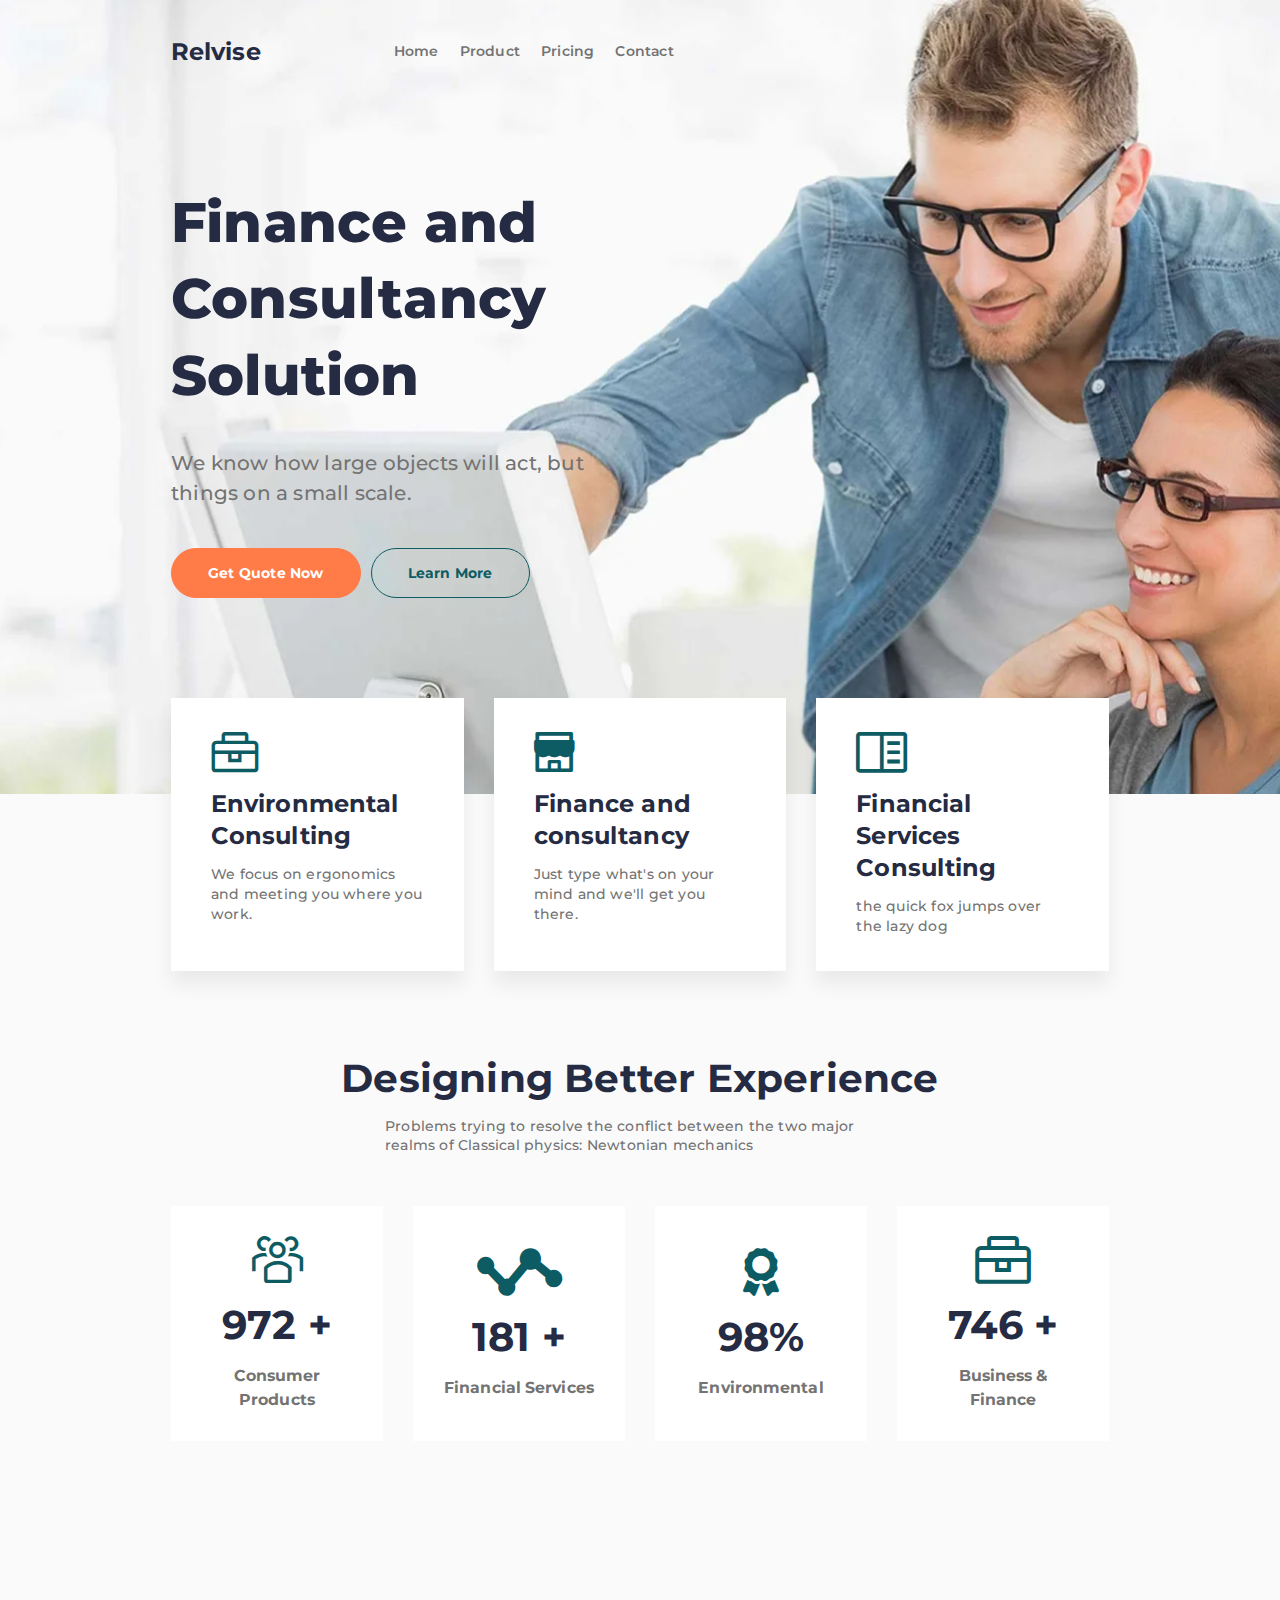
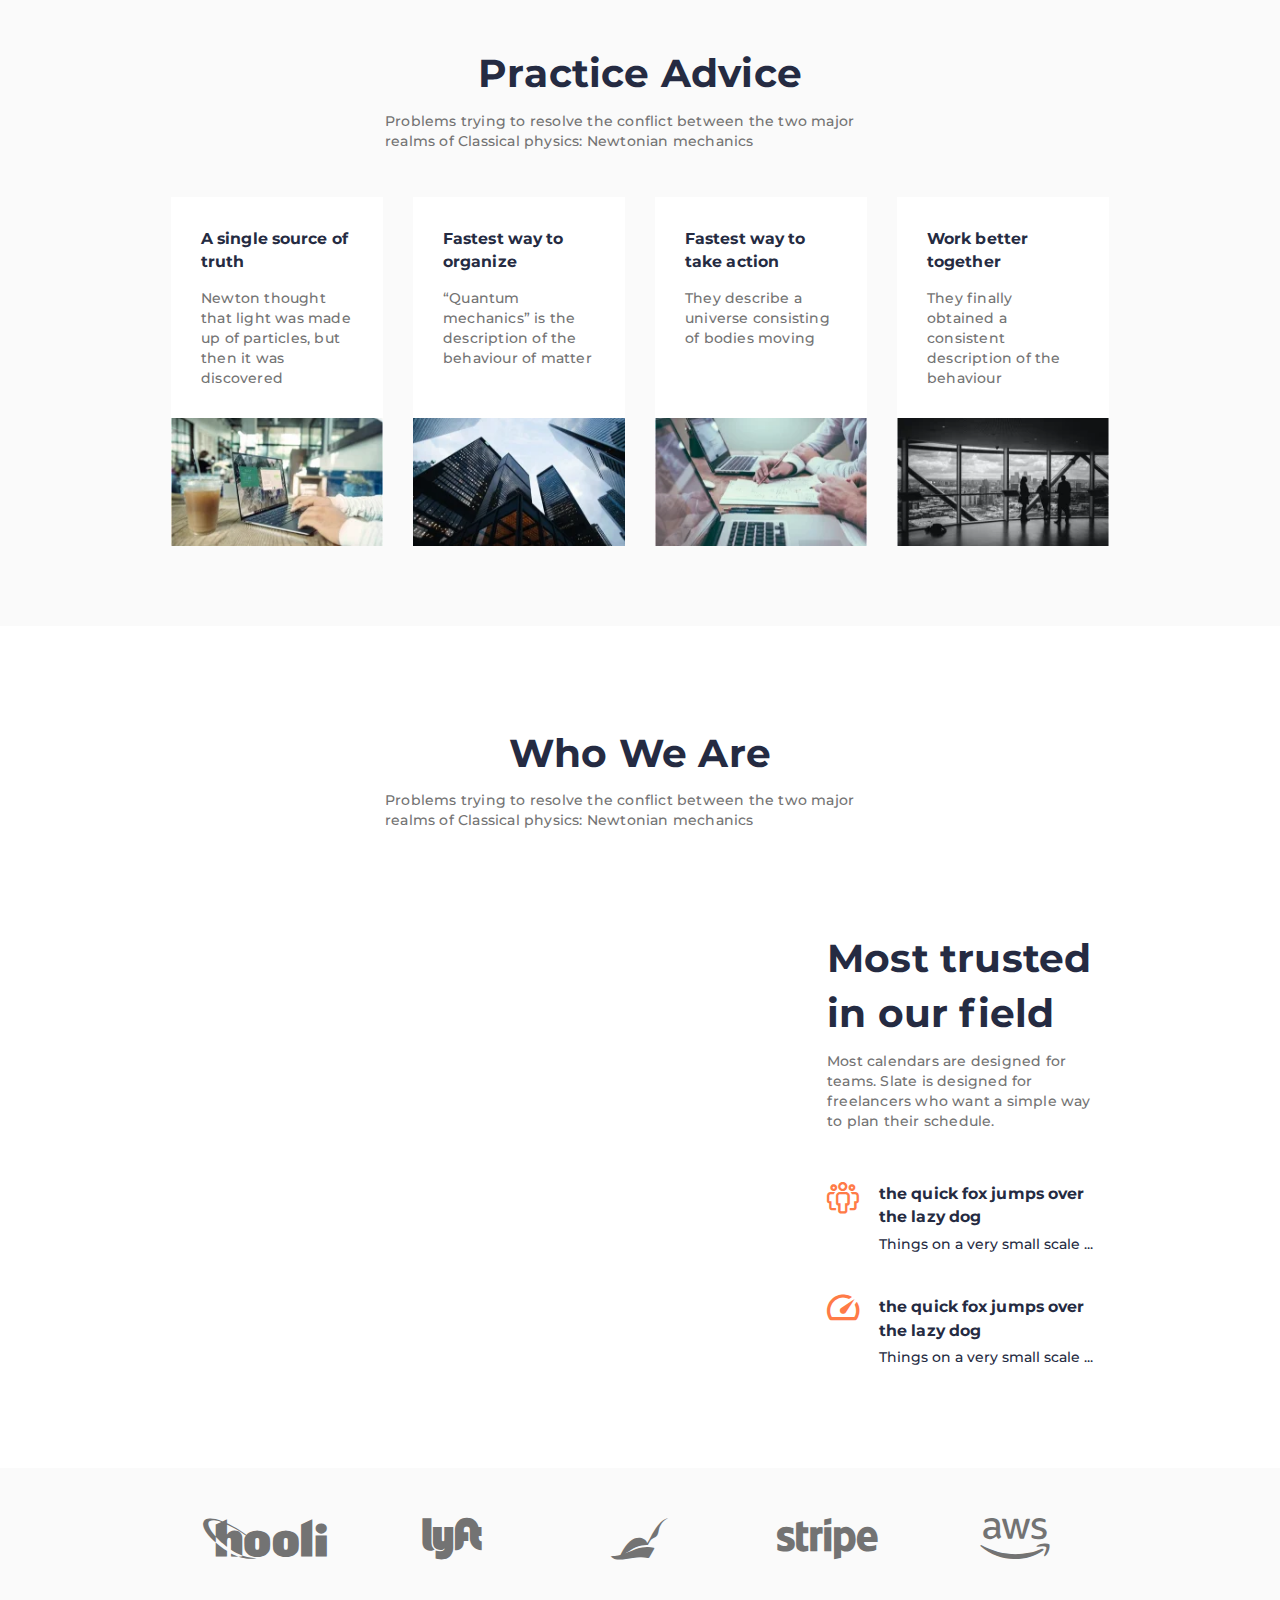
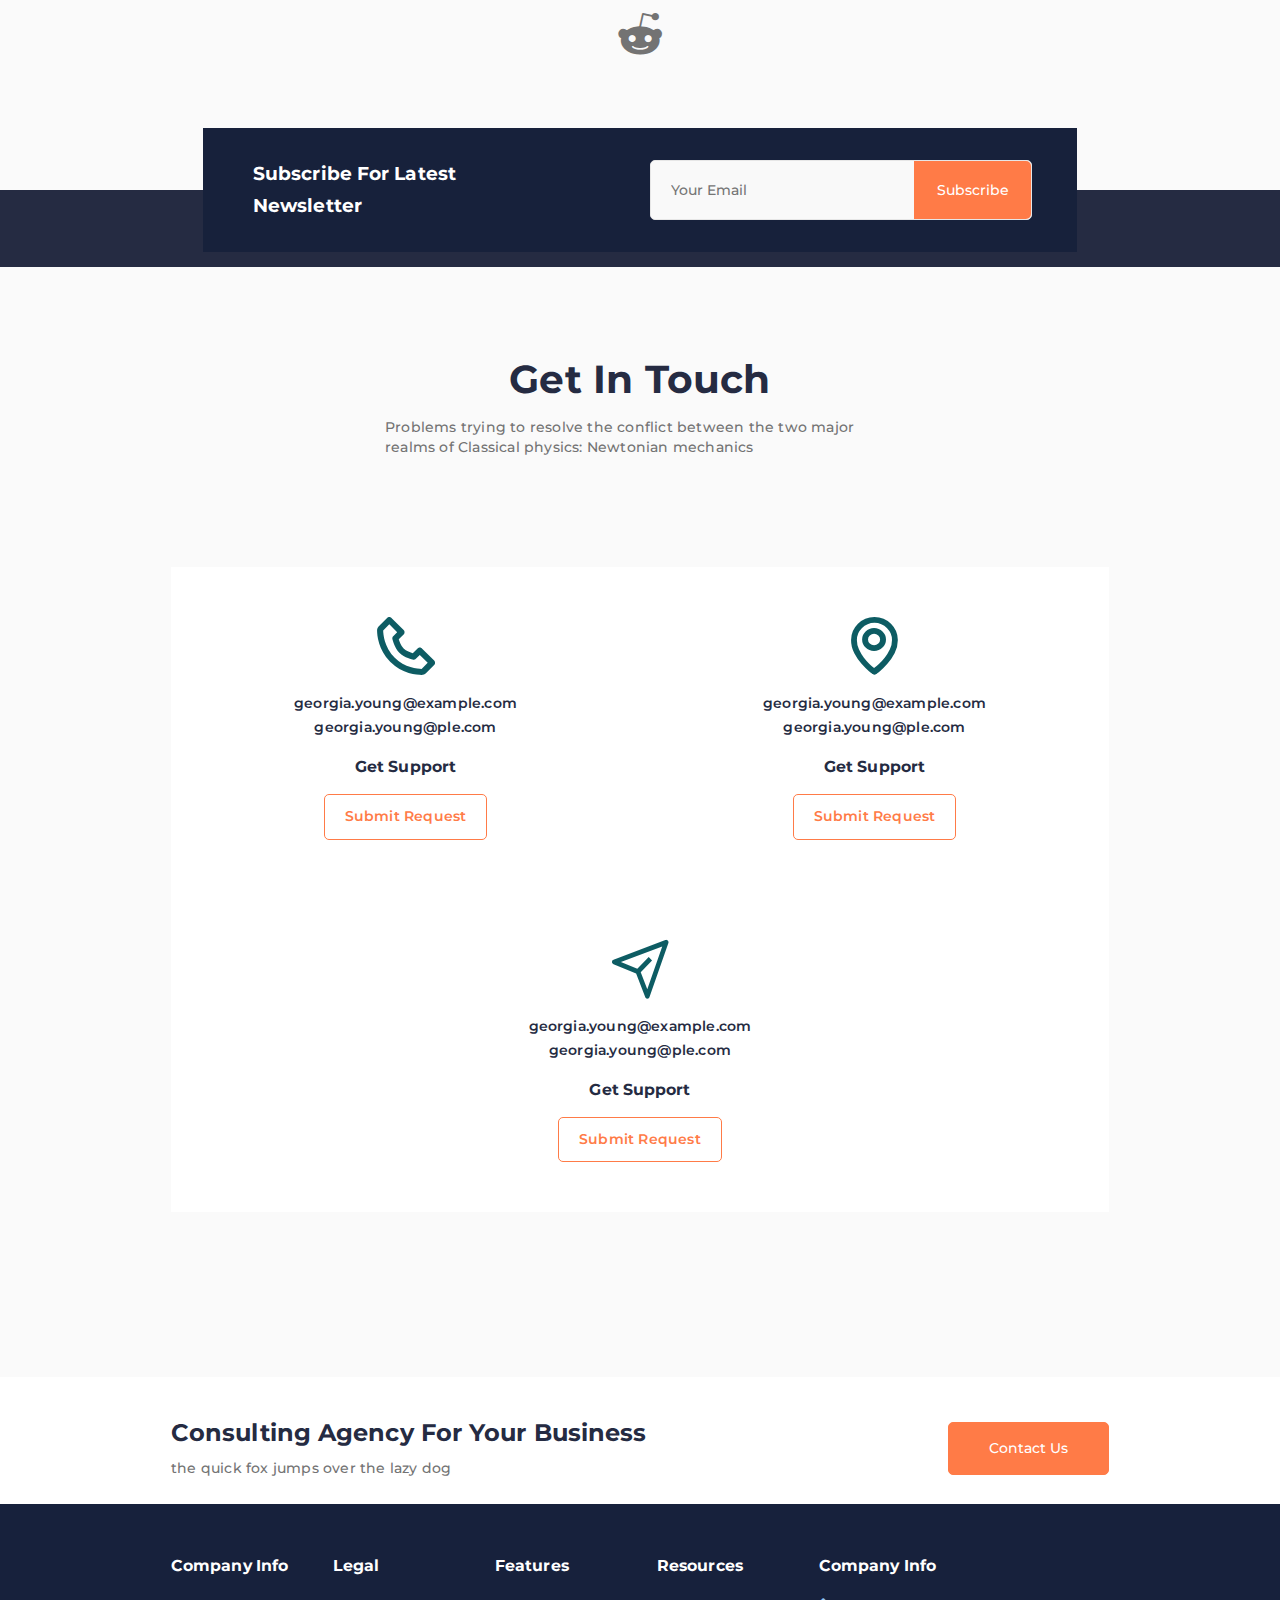
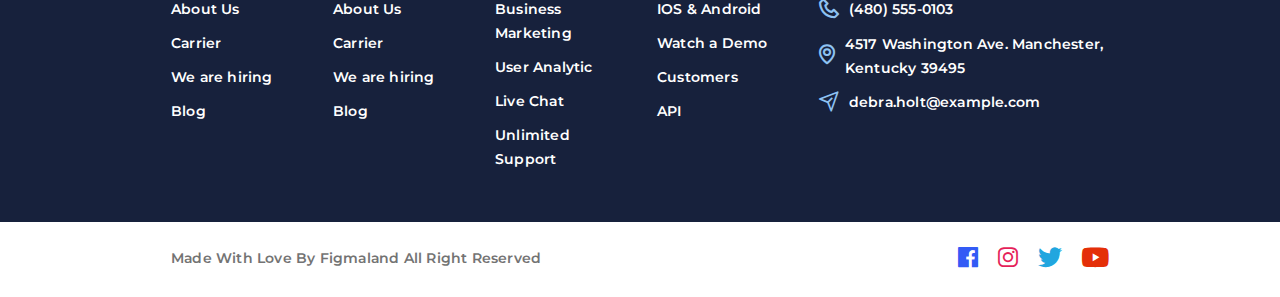
<file: index.html>
<!DOCTYPE html>
<html lang="en">

<head>
  <meta charset="UTF-8">
  <meta name="viewport" content="width=device-width, initial-scale=1.0">
  <title>RELVISE</title>
  <link rel="shortcut icon" href="Images/favicon.ico" type="image/x-icon">
  <link rel="stylesheet" href="Css/icons.css" type="text/css">
  <link rel="stylesheet" href="Css/style.css" type="text/css">
</head>

<body>
  <div class="wrapper">
    <header class="header">
      <div class="header__container _container"> <a href="" class="header__logo">Relvise</a>
        <nav class="header__menu menu">
          <input type="checkbox" class="burger" name="burger" id="burger">
          <label for="burger" class="burger__button"> <span class="burger__line burger__line_top"></span> <span class="burger__line burger__line_middle"></span> <span class="burger__line burger__line_bottom"></span> </label>
          <ul class="menu__list">
            <li class="menu__item"><a href="#" class="menu__link">Home</a></li>
            <li class="menu__item"><a href="#" class="menu__link">Product</a></li>
            <li class="menu__item"><a href="#" class="menu__link">Pricing</a></li>
            <li class="menu__item"><a href="#" class="menu__link">Contact</a></li>
          </ul>
        </nav>
      </div>
    </header>
    <!--header-->
    <main class="main">
      <div class="solutions">
        <div class="solutions__container _container">
          <section class="solutions__content">
            <h1 class="solutions__title">Finance and Consultancy Solution</h1>
            <p class="solutions__text">We know how large objects will act, but things on a small scale.</p>
            <div class="solutions__buttons"> <a href="" class="solutions__button">Get Quote Now</a> <a href="" class="solutions__button solutions__button_transparet">Learn More</a> </div>
          </section>
        </div>
        <div class="solutions__bg _ibg"> <img src="Images/Solutions/background.webp" width="1440" height="793" alt="Work session"> </div>
      </div>
      <!--SOLUTIONS-->
      <div class="services">
        <div class="services__container _container">
          <div class="services__flex-wrapper">
            <div class="services__column">
              <a href="" class="services__cart-link">
                <article class="services__item">
                  <div class="services__icon icon-case"></div>
                  <h2 class="services__title">Environmental Consulting</h2>
                  <p class="services__text">We focus on ergonomics and meeting you where you work. </p>
                </article>
              </a>
            </div>
            <div class="services__column">
              <a href="" class="services__cart-link">
                <article class="services__item">
                  <div class="services__icon icon-shop"></div>
                  <h2 class="services__title">Finance and consultancy</h2>
                  <p class="services__text">Just type what's on your mind and we'll get you there.</p>
                </article>
              </a>
            </div>
            <div class="services__column">
              <a href="" class="services__cart-link">
                <article class="services__item">
                  <div class="services__icon icon-notebook"></div>
                  <h2 class="services__title">Financial Services Consulting</h2>
                  <p class="services__text">the quick fox jumps over the lazy dog</p>
                </article>
              </a>
            </div>
          </div>
        </div>
      </div>
      <!--SERVICES-->
      <div class="experience">
        <section class="experience__container _container">
          <header class="experience__header block__header">
            <h2 class="experience__title block__title">Designing Better Experience</h2>
            <p class="experience__title-text block-title__text">Problems trying to resolve the conflict between the two major realms of Classical physics: Newtonian mechanics </p>
          </header>
          <div class="experience__row">
            <div class="experience__column">
              <article class="experience__item item-experience">
                <div class="item-experience__icon icon-users"></div>
                <p class="item-experience__indicator">972 +</p>
                <h3 class="item-experience__title">Consumer Products</h3>
              </article>
            </div>
            <div class="experience__column">
              <article class="experience__item item-experience">
                <div class="item-experience__icon icon-stats"></div>
                <p class="item-experience__indicator">181 +</p>
                <h3 class="item-experience__title">Financial Services</h3>
              </article>
            </div>
            <div class="experience__column">
              <article class="experience__item item-experience">
                <div class="item-experience__icon icon-award"></div>
                <p class="item-experience__indicator">98%</p>
                <h3 class="item-experience__title">Environmental</h3>
              </article>
            </div>
            <div class="experience__column">
              <article class="experience__item item-experience">
                <div class="item-experience__icon icon-case"></div>
                <p class="item-experience__indicator">746 +</p>
                <h3 class="item-experience__title">Business & Finance</h3>
              </article>
            </div>
          </div>
        </section>
      </div>
      <!--EXPERIENCE-->
      <div class="practice">
        <section class="practice__container _container">
          <header class="practice__header block__header">
            <h2 class="practice__title block__title">Practice Advice</h2>
            <p class="practice__title-text block-title__text">Problems trying to resolve the conflict between the two major realms of Classical physics: Newtonian mechanics</p>
          </header>
          <div class="practice__row">
            <div class="practice__column">
              <article class="practice__item item-practice">
                <header class="item-practice__header">
                  <h3 class="item-practice__title">A single source of truth</h3>
                  <p class="item-practice__text">Newton thought that light was made up of particles, but then it was discovered </p>
                </header>
                <div class="item-practice__img _ibg"> <img src="Images/Practice/01.webp" width="231" height="138" alt="Working time"> </div>
              </article>
            </div>
            <div class="practice__column">
              <article class="practice__item item-practice">
                <header class="item-practice__header">
                  <h3 class="item-practice__title">Fastest way to organize</h3>
                  <p class="item-practice__text">“Quantum mechanics” is the description of the behaviour of matter
                  </p>
                </header>
                <div class="item-practice__img _ibg"> <img src="Images/Practice/02.webp" width="230" height="138" alt="Working time"> </div>
              </article>
            </div>
            <div class="practice__column">
              <article class="practice__item item-practice">
                <header class="item-practice__header">
                  <h3 class="item-practice__title">Fastest way to take action</h3>
                  <p class="item-practice__text">They describe a universe consisting of bodies moving</p>
                </header>
                <div class="item-practice__img _ibg"> <img src="Images/Practice/03.webp" width="231" height="138" alt="Working time"> </div>
              </article>
            </div>
            <div class="practice__column">
              <article class="practice__item item-practice">
                <header class="item-practice__header">
                  <h3 class="item-practice__title">Work better together</h3>
                  <p class="item-practice__text">They finally obtained a consistent description of the behaviour
                  </p>
                </header>
                <div class="item-practice__img _ibg"> <img src="Images/Practice/04.webp" width="231" height="138" alt="Working time"> </div>
              </article>
            </div>
          </div>
        </section>
      </div>
      <!--PRACTICE-->
      <div class="we-are">
        <section class="we-are__container _container">
          <header class="we-are__header block__header">
            <h2 class="we-are__title block__title">Who We Are</h2>
            <p class="we-are__title-text block-title__text">Problems trying to resolve the conflict between the two major realms of Classical physics: Newtonian mechanics</p>
          </header>
          <div class="we-are__row">
            <div class="we-are__column column__video">
              <div class="we-are__item item-we-are__video">
                <iframe width="560" height="315" src="https://www.youtube.com/embed/XyNlqQId-nk" title="YouTube video player" allow="accelerometer; autoplay; clipboard-write; encrypted-media; gyroscope; picture-in-picture" allowfullscreen></iframe>
              </div>
            </div>
            <div class="we-are__column column__content">
              <article class="we-are__item item-we-are__content">
                <header class="item-we-are__header">
                  <h3 class="item-we-are__title">Most trusted in our field</h3>
                  <p class="item-we-are__text">Most calendars are designed for teams. Slate is designed for freelancers who want a simple way to plan their schedule.</p>
                </header>
                <div class="item-we-are__bottom bottom">
                  <div class="bottom__item">
                    <div class="item-bottom__icon icon-people"></div>
                    <div class="item-bottom__header">
                      <h4 class="item-bottom__title">the quick fox jumps over the lazy dog</h4>
                      <p class="item-bottom__text">Things on a very small scale ...</p>
                    </div>
                  </div>
                  <div class="bottom__item">
                    <div class="item-bottom__icon icon-speed"></div>
                    <div class="item-bottom__header">
                      <h4 class="item-bottom__title">the quick fox jumps over the lazy dog</h4>
                      <p class="item-bottom__text">Things on a very small scale ...</p>
                    </div>
                  </div>
                </div>
              </article>
            </div>
          </div>
        </section>
      </div>
      <!--WE-ARE-->
      <div class="partners">
        <div class="partners__container _container">
          <div class="partners__column">
            <a href="#" class="partners__logo icon-hooli"></a>
          </div>
          <div class="partners__column">
            <a href="#" class="partners__logo icon-lyft"></a>
          </div>
          <div class="partners__column">
            <a href="#" class="partners__logo icon-pied-piper"></a>
          </div>
          <div class="partners__column">
            <a href="#" class="partners__logo icon-stripe"></a>
          </div>
          <div class="partners__column">
            <a href="#" class="partners__logo icon-aws"></a>
          </div>
          <div class="partners__column">
            <a href="#" class="partners__logo icon-reddit"></a>
          </div>
        </div>
      </div>
      <div class="contact-us">
        <div class="contact__container _container">
          <section class="contact__row">
            <div class="contact__column">
              <h2 class="contact__title">Subscribe For Latest Newsletter</h2>
            </div>
            <div class="contact__column">
              <form action="#" class="contact__form">
                <input type="email" class="contact__text-area" placeholder="Your Email">
                <button class="contact__send" type="submit">Subscribe</button>
              </form>
            </div>
          </section>
        </div>
      </div>
      <!--contact-us-->
      <div class="get">
        <section class="get__container _container">
          <header class="get__header block__header">
            <h2 class="get__title block__title">Get In Touch</h2>
            <p class="get__title-text block-title__text">Problems trying to resolve the conflict between the two major realms of Classical physics: Newtonian mechanics </p>
          </header>
          <div class="get__row">
            <div class="get__column">
              <div class="get__item item-get">
                <div class="item-get__icon icon-phone"></div>
                <div class="item-get__mails"> <a href="mailto:georgia.young@example.com" class="item-get__mail">georgia.young@example.com</a> <a href="mailto:georgia.young@ple.com" class="item-get__mail">georgia.young@ple.com</a>
                </div>
                <h3 class="item-get__title">Get Support</h3> <a href="#" class="item-get__submit">Submit
                           Request</a>
              </div>
            </div>
            <div class="get__column">
              <div class="get__item item-get">
                <div class="item-get__icon icon-mappoint"></div>
                <div class="item-get__mails"> <a href="mailto:georgia.young@example.com" class="item-get__mail">georgia.young@example.com</a> <a href="mailto:georgia.young@ple.com" class="item-get__mail">georgia.young@ple.com</a>
                </div>
                <h3 class="item-get__title">Get Support</h3> <a href="#" class="item-get__submit">Submit
                           Request</a>
              </div>
            </div>
            <div class="get__column">
              <div class="get__item item-get">
                <div class="item-get__icon icon-plane"></div>
                <div class="item-get__mails"> <a href="mailto:georgia.young@example.com" class="item-get__mail">georgia.young@example.com</a> <a href="mailto:georgia.young@ple.com" class="item-get__mail">georgia.young@ple.com</a>
                </div>
                <h3 class="item-get__title">Get Support</h3> <a href="#" class="item-get__submit">Submit
                           Request</a>
              </div>
            </div>
          </div>
        </section>
      </div>
      <!--get-->
      <div class="contact-sec">
        <div class="contact-sec__container _container">
          <div class="contact-sec__row">
            <div class="contact-sec__column">
              <article class="contact-sec__item">
                <h2 class="contact-sec__title">Consulting Agency For Your Business</h2>
                <p class="contact-sec__text">the quick fox jumps over the lazy dog</p>
              </article>
            </div>
            <div class="contact-sec__column">
              <div class="contact-sec__item"> <a href="" class="contact-sec__button">Contact Us</a> </div>
            </div>
          </div>
        </div>
      </div>
    </main>
    <footer class="footer">
      <div class="footer__top top-footer">
        <div class="top-fotter__container _container">
          <div class="top-footer__row">
            <div class="top-footer__column">
              <article class="top-footer__item f-item">
                <h4 class="f-item__title">Company Info</h4>
                <ul class="f-item__list">
                  <li><a href="#">About Us</a></li>
                  <li><a href="#">Carrier</a></li>
                  <li><a href="#">We are hiring</a></li>
                  <li><a href="#">Blog</a></li>
                </ul>
              </article>
            </div>
            <div class="top-footer__column">
              <article class="top-footer__item f-item">
                <h4 class="f-item__title">Legal</h4>
                <ul class="f-item__list">
                  <li><a href="#">About Us</a></li>
                  <li><a href="#">Carrier</a></li>
                  <li><a href="#">We are hiring</a></li>
                  <li><a href="#">Blog</a></li>
                </ul>
              </article>
            </div>
            <div class="top-footer__column">
              <article class="top-footer__item f-item">
                <h4 class="f-item__title">Features</h4>
                <ul class="f-item__list">
                  <li><a href="#">Business Marketing</a></li>
                  <li><a href="#">User Analytic</a></li>
                  <li><a href="#">Live Chat</a></li>
                  <li><a href="#">Unlimited Support</a></li>
                </ul>
              </article>
            </div>
            <div class="top-footer__column">
              <article class="top-footer__item f-item">
                <h4 class="f-item__title">Resources</h4>
                <ul class="f-item__list">
                  <li><a href="#">IOS & Android</a></li>
                  <li><a href="#">Watch a Demo</a></li>
                  <li><a href="#">Customers</a></li>
                  <li><a href="#">API</a></li>
                </ul>
              </article>
            </div>
            <div class="top-footer__column top-footer__column_big">
              <article class="top-footer__item f-item">
                <h4 class="f-item__title">Company Info</h4>
                <ul class="f-item__list f-item__list_big">
                  <li>
                    <div class="list__icon icon-phone"></div> <a href="tel:4805550103">(480) 555-0103</a>
                  </li>
                  <li>
                    <div class="list__icon icon-mappoint"></div> <a target="_blank" href="https://www.google.com.ua/maps/place/Iangar/@37.1536955,-83.7968836,13z/data=!3m1!4b1!4m5!3m4!1s0x884352a00e70879f:0x1ad06ed33b7003c!8m2!3d37.1537007!4d-83.7618641?hl=ru">4517
                                 Washington Ave. Manchester, Kentucky 39495</a>
                  </li>
                  <li>
                    <div class="list__icon icon-plane"></div> <a href="mailto:debra.holt@example.com">debra.holt@example.com</a>
                  </li>
                </ul>
              </article>
            </div>
          </div>
        </div>
      </div>
      <div class="footer__bottom bottom-footer">
        <div class="bottom-fotter__container _container">
          <div class="bottom-fotter__row">
            <div class="bottom-fotter__column">
              <div class="bottom-fotter__item">
                <h4 class="bottom-fotter__title">Made With Love By Figmaland All Right Reserved </h4>
              </div>
            </div>
            <div class="bottom-fotter__column">
              <div class="bottom-fotter__item">
                <div class="bottom-fotter__item_media">
                  <a href="#" class="bottom-fotter__icon icon-facebook"></a>
                  <a href="#" class="bottom-fotter__icon icon-instagram"></a>
                  <a href="#" class="bottom-fotter__icon icon-twitter"></a>
                  <a href="#" class="bottom-fotter__icon icon-youtube"></a>
                </div>
              </div>
            </div>
          </div>
        </div>
      </div>
    </footer>
    <!--footer-->
  </div>
  <!--wrapper-->
</body>

</html>
</file>
<file: Css/icons.css>
@font-face {
  font-family: 'icomoon';
  src:  url('../Fonts/icomoon.eot?w6rknb');
  src:  url('../Fonts/icomoon.eot?w6rknb#iefix') format('embedded-opentype'),
    url('../Fonts/icomoon.ttf?w6rknb') format('truetype'),
    url('../Fonts/icomoon.woff?w6rknb') format('woff'),
    url('../Fonts/icomoon.svg?w6rknb#icomoon') format('svg');
  font-weight: normal;
  font-style: normal;
  font-display: block;
}

[class^="icon-"]::before, [class*=" icon-"]::before {
  /* use !important to prevent issues with browser extensions that change fonts */
  font-family: 'icomoon' !important;
  speak: never;
  font-style: normal;
  font-weight: normal;
  font-variant: normal;
  text-transform: none;
  line-height: 1;
  /* Better Font Rendering =========== */
  -webkit-font-smoothing: antialiased;
  -moz-osx-font-smoothing: grayscale;
}

.icon-people:before {
  content: "\e900";
}
.icon-speed:before {
  content: "\e901";
}
.icon-notebook:before {
  content: "\e902";
}
.icon-shop:before {
  content: "\e903";
}
.icon-aws:before {
  content: "\e904";
}
.icon-hooli:before {
  content: "\e905";
}
.icon-lyft:before {
  content: "\e906";
}
.icon-pied-piper:before {
  content: "\e907";
}
.icon-reddit:before {
  content: "\e908";
}
.icon-stripe:before {
  content: "\e909";
}
.icon-mappoint:before {
  content: "\e90a";
}
.icon-phone:before {
  content: "\e90b";
}
.icon-plane:before {
  content: "\e90c";
}
.icon-facebook:before {
  content: "\e90d";
}
.icon-instagram:before {
  content: "\e90e";
}
.icon-twitter:before {
  content: "\e90f";
}
.icon-youtube:before {
  content: "\e910";
}
.icon-award:before {
  content: "\e911";
}
.icon-case:before {
  content: "\e912";
}
.icon-stats:before {
  content: "\e913";
}
.icon-users:before {
  content: "\e914";
}
</file>
<file: Css/style.css>
*,
*::before,
*::after {
   -webkit-box-sizing: border-box;
   box-sizing: border-box
}

ul[class],
ol[class] {
   padding: 0
}

body,
h1,
h2,
h3,
h4,
p,
ul[class],
ol[class],
li,
figure,
figcaption,
blockquote,
dl,
dd {
   margin: 0
}

body {
   min-height: 100vh;
   scroll-behavior: smooth;
   text-rendering: optimizeSpeed;
   line-height: 1.5
}

ul[class],
ol[class] {
   list-style: none
}

a:not([class]) {
   -webkit-text-decoration-skip: ink;
   text-decoration-skip-ink: auto
}

input,
button,
textarea,
select {
   font: inherit
}

@font-face {
   font-family: Montserrat;
   src: url(../Fonts/Montserrat-Bold.woff);
   font-weight: 700;
   font-style: normal;
   font-display: swap
}

@font-face {
   font-family: Montserrat;
   src: url(../Fonts/Montserrat-ExtraBold.woff);
   font-weight: 800;
   font-style: normal;
   font-display: swap
}

@font-face {
   font-family: Montserrat;
   src: url(../Fonts/Montserrat-Medium.woff);
   font-weight: 500;
   font-style: normal;
   font-display: swap
}

@font-face {
   font-family: Montserrat;
   src: url(../Fonts/Montserrat-Regular.woff);
   font-weight: 400;
   font-style: normal;
   font-display: swap
}

@font-face {
   font-family: Montserrat;
   src: url(../Fonts/Montserrat-SemiBold.woff);
   font-weight: 600;
   font-style: normal;
   font-display: swap
}

html,
body {
   height: 100%;
   font-size: 18px;
   color: #252B42;
   font-family: Montserrat;
   font-weight: 500;
   background: #FAFAFA
}

a {
   text-decoration: none
}

.wrapper {
   min-height: 100%;
   overflow: hidden;
   display: -webkit-box;
   display: -ms-flexbox;
   display: flex;
   -webkit-box-orient: vertical;
   -webkit-box-direction: normal;
   -ms-flex-direction: column;
   flex-direction: column
}

._container {
   padding: 0 var(--padding-container);
   margin: 0 auto
}

._ibg {
   position: relative
}

._ibg img {
   position: absolute;
   top: 0;
   left: 0;
   width: 100%;
   height: 100%;
   -o-object-fit: cover;
   object-fit: cover
}

.main {
   -webkit-box-flex: 1;
   -ms-flex: 1 1 auto;
   flex: 1 1 auto
}

:root {
   --font-16px: calc(14px + 2 * (100vw / 1440));
   ;
   --font-40px: calc(32px + 8 * (100vw / 1440));
   ;
   --font-58px: calc(38px + 20 * (100vw / 1440));
   ;
   --padding-container: calc(15px + (197 - 15) * ((100vw - 320px) / (1440 - 320)));
}

@media (max-width:767px) {
   :root {
      --font-16px: calc(14px + (2 + 2 * 0.7) * ((100vw - 320px) / 1440));
      --font-40px: calc(32px + (8 + 8 * 0.7) * ((100vw - 320px) / 1440));
      --font-58px: calc(38px + (20 + 20 * 0.7) * ((100vw - 320px) / 1440))
   }
}

.header {
   position: absolute;
   width: 100%;
   left: 0;
   top: 0;
   z-index: 50
}

.header__container {
   position: relative;
   min-height: 104px;
   display: -webkit-box;
   display: -ms-flexbox;
   display: flex;
   -webkit-box-align: center;
   -ms-flex-align: center;
   align-items: center
}

.header__logo {
   font-weight: 700;
   font-size: 24px;
   line-height: 133.3333%;
   letter-spacing: .1px;
   color: inherit;
   -webkit-transition: .2s all ease-in-out;
   -o-transition: .2s all ease-in-out;
   transition: .2s all ease-in-out
}

.header__logo:hover {
   -webkit-transform: scale(1.1);
   -ms-transform: scale(1.1);
   transform: scale(1.1)
}

.header__menu {
   margin-left: 133px
}

.burger {
   display: none;
   position: absolute;
   width: 0;
   height: 0;
   left: 0;
   top: 0;
   -webkit-appearance: none;
   -moz-appearance: none;
   appearance: none
}

.burger__button {
   display: none
}

.menu {
   padding: 5px 0
}

.menu__list {
   display: -webkit-box;
   display: -ms-flexbox;
   display: flex;
   -ms-flex-wrap: wrap;
   flex-wrap: wrap
}

.menu__item {
   display: -webkit-box;
   display: -ms-flexbox;
   display: flex;
   -webkit-box-pack: center;
   -ms-flex-pack: center;
   justify-content: center;
   -webkit-box-align: center;
   -ms-flex-align: center;
   align-items: center;
   text-align: center
}

.menu__item:not(:last-child) {
   margin-right: 21px
}

.menu__link {
   font-weight: 600;
   line-height: 171.4%;
   letter-spacing: .2px;
   color: #737373
}

.menu__link:hover {
   text-decoration: underline
}

.solutions {
   position: relative
}

.solutions__content {
   max-width: 416px;
   padding: 184px 0 191px;
   position: relative;
   z-index: 2;
   display: -webkit-box;
   display: -ms-flexbox;
   display: flex;
   -webkit-box-orient: vertical;
   -webkit-box-direction: normal;
   -ms-flex-direction: column;
   flex-direction: column
}

.solutions__content>*:not(:last-child) {
   margin-bottom: 35px
}

.solutions__title {
   font-weight: 800;
   font-size: var(--font-58px);
   line-height: 137.9%;
   letter-spacing: .2px
}

.solutions__text {
   font-size: 20px;
   line-height: 150%;
   letter-spacing: .2px;
   color: #737373
}

.solutions__buttons {
   display: -webkit-box;
   display: -ms-flexbox;
   display: flex;
   -ms-flex-wrap: wrap;
   flex-wrap: wrap
}

.solutions__button {
   display: -webkit-box;
   display: -ms-flexbox;
   display: flex;
   -webkit-box-pack: center;
   -ms-flex-pack: center;
   justify-content: center;
   -webkit-box-align: center;
   -ms-flex-align: center;
   align-items: center;
   text-align: center;
   border: 1px solid #FF7B47;
   background: #FF7B47;
   border-radius: 37px;
   padding: 10px 36px;
   font-weight: 700;
   line-height: 200%;
   letter-spacing: .2px;
   color: #fff;
   margin: 5px 0;
   -webkit-transition: .2s all ease-in-out;
   -o-transition: .2s all ease-in-out;
   transition: .2s all ease-in-out
}

.solutions__button:hover {
   background: transparent;
   color: #FF7B47
}

.solutions__button:not(:last-child) {
   margin-right: 10px
}

.solutions__button_transparet {
   background: transparent;
   border: 1px solid #0D5C63;
   color: #0D5C63;
   -webkit-transition: .2s all ease-in-out;
   -o-transition: .2s all ease-in-out;
   transition: .2s all ease-in-out
}

.solutions__button_transparet:hover {
   background: #0D5C63;
   color: #fff
}

.solutions__bg {
   position: absolute;
   top: 0;
   left: 0;
   width: 100%;
   height: 100%
}

.services {
   margin-top: -111px;
   position: relative;
   z-index: 2
}

.services__flex-wrapper {
   display: -webkit-box;
   display: -ms-flexbox;
   display: flex;
   -webkit-box-pack: justify;
   -ms-flex-pack: justify;
   justify-content: space-between;
   -ms-flex-wrap: wrap;
   flex-wrap: wrap;
   margin: -15px
}

.services__column {
   -webkit-box-flex: 1;
   -ms-flex: 1 1 33.3333%;
   flex: 1 1 33.3333%;
   padding: 15px;
   display: -webkit-box;
   display: -ms-flexbox;
   display: flex
}

.services__cart-link {
   display: block;
   padding: 35px 40px;
   background: #fff;
   -webkit-box-shadow: 0 13px 19px rgba(0, 0, 0, .07);
   box-shadow: 0 13px 19px rgba(0, 0, 0, .07);
   -webkit-transition: .2s all ease-in-out;
   -o-transition: .2s all ease-in-out;
   transition: .2s all ease-in-out;
   -webkit-box-flex: 1;
   -ms-flex: 1 1 100%;
   flex: 1 1 100%
}

.services__cart-link>*:not(:last-child) {
   margin-bottom: 10px
}

.services__cart-link:hover {
   background: #0D5C63
}

.services__cart-link:hover>.services__item>*+* {
   color: #fff
}

.services__cart-link:hover *::before {
   color: #fff
}

.services__item>*:not(:last-child) {
   margin-bottom: 12px
}

.services__icon::before {
   font-size: 40.5px;
   color: #0D5C63;
   -webkit-transition: .2s all ease-in-out;
   -o-transition: .2s all ease-in-out;
   transition: .2s all ease-in-out
}

.services__title {
   color: #252B42;
   font-size: 24px;
   font-weight: 700;
   line-height: 133.3333%;
   letter-spacing: .1px;
   -webkit-transition: .2s all ease-in-out;
   -o-transition: .2s all ease-in-out;
   transition: .2s all ease-in-out
}

.services__text {
   line-height: 143%;
   letter-spacing: .2px;
   color: #737373;
   -webkit-transition: .2s all ease-in-out;
   -o-transition: .2s all ease-in-out;
   transition: .2s all ease-in-out
}

.experience {
   padding: 80px 0
}

.experience__container>*:not(:last-child) {
   margin-bottom: 50px
}

.block__header {
   max-width: 610px;
   margin: 0 auto
}

.block__title {
   font-weight: 700;
   font-size: var(--font-40px);
   line-height: 142.5%;
   letter-spacing: .2px;
   text-align: center
}

.block__header>*:not(:last-child) {
   margin-bottom: 10px
}

.block-title__text {
   line-height: 142.85%;
   color: #737373;
   max-width: 510px;
   margin: 0 auto;
   letter-spacing: .2px
}

.experience__row {
   display: -webkit-box;
   display: -ms-flexbox;
   display: flex;
   -webkit-box-pack: justify;
   -ms-flex-pack: justify;
   justify-content: space-between;
   -ms-flex-wrap: wrap;
   flex-wrap: wrap;
   margin: -15px
}

.experience__column {
   display: -webkit-box;
   display: -ms-flexbox;
   display: flex;
   -webkit-box-flex: 1;
   -ms-flex: 1 1 25%;
   flex: 1 1 25%;
   padding: 15px
}

.experience__item {
   -webkit-box-flex: 1;
   -ms-flex: 1 1 100%;
   flex: 1 1 100%;
   background: #fff;
   padding: 30px;
   display: -webkit-box;
   display: -ms-flexbox;
   display: flex;
   -webkit-box-orient: vertical;
   -webkit-box-direction: normal;
   -ms-flex-direction: column;
   flex-direction: column;
   -webkit-box-pack: center;
   -ms-flex-pack: center;
   justify-content: center;
   text-align: center
}

.experience__item>*:not(:last-child) {
   margin-bottom: 10px
}

.item-experience__icon::before {
   color: #0D5C63;
   font-size: 48px
}

.item-experience__indicator {
   font-weight: 700;
   font-size: 40px;
   line-height: 142.5%;
   letter-spacing: .2px
}

.item-experience__title {
   font-weight: 700;
   font-size: var(--font-16px);
   line-height: 150%;
   letter-spacing: .1px;
   color: #737373
}

.practice {
   padding: 125px 0 80px
}

.practice__container>*:not(:last-child) {
   margin-bottom: 45px
}

.practice__row {
   display: -webkit-box;
   display: -ms-flexbox;
   display: flex;
   -webkit-box-pack: justify;
   -ms-flex-pack: justify;
   justify-content: space-between;
   -ms-flex-wrap: wrap;
   flex-wrap: wrap;
   margin: -15px
}

.practice__column {
   display: -webkit-box;
   display: -ms-flexbox;
   display: flex;
   -webkit-box-flex: 1;
   -ms-flex: 1 1 25%;
   flex: 1 1 25%;
   padding: 15px
}

.practice__item {
   -webkit-box-flex: 1;
   -ms-flex: 1 1 100%;
   flex: 1 1 100%;
   background: #fff;
   display: -webkit-box;
   display: -ms-flexbox;
   display: flex;
   -webkit-box-orient: vertical;
   -webkit-box-direction: normal;
   -ms-flex-direction: column;
   flex-direction: column;
   -webkit-box-pack: justify;
   -ms-flex-pack: justify;
   justify-content: space-between
}

.item-practice__header {
   padding: 30px
}

.item-practice__header>*:not(:last-child) {
   margin-bottom: 15px
}

.item-practice__title {
   font-weight: 700;
   font-size: var(--font-16px);
   line-height: 150%;
   letter-spacing: .1px
}

.item-practice__text {
   line-height: 142.8%;
   letter-spacing: .2px;
   color: #737373
}

.item-practice__img {
   padding-bottom: 60%
}

.we-are {
   background: #fff;
   padding: 100px 0
}

.we-are__container>*:not(:last-child) {
   margin-bottom: 100px
}

.we-are__row {
   display: -webkit-box;
   display: -ms-flexbox;
   display: flex;
   -webkit-box-pack: justify;
   -ms-flex-pack: justify;
   justify-content: space-between;
   -ms-flex-wrap: wrap;
   flex-wrap: wrap;
   margin: -15px -60px
}

.we-are__column {
   display: -webkit-box;
   display: -ms-flexbox;
   display: flex;
   padding: 15px 60px
}

.column__video {
   -webkit-box-flex: 1;
   -ms-flex: 1 1 62%;
   flex: 1 1 62%
}

.item-we-are__video {
   position: relative;
   width: 100%;
   padding-bottom: 73.6%
}

.item-we-are__video>iframe {
   border: 0;
   position: absolute;
   left: 0;
   top: 0;
   width: 100%;
   height: 100%
}

.column__content {
   -webkit-box-flex: 1;
   -ms-flex: 1 1 38%;
   flex: 1 1 38%
}

.item-we-are__content>:not(:last-child) {
   margin-bottom: 50px
}

.item-we-are__header>*:not(:last-child) {
   margin-bottom: 10px
}

.item-we-are__title {
   font-size: var(--font-40px);
   line-height: 142.5%;
   font-weight: 700;
   letter-spacing: .2px
}

.item-we-are__text {
   line-height: 142.8%;
   color: #737373;
   letter-spacing: .2px
}

.item-we-are__bottom>*:not(:last-child) {
   margin-bottom: 30px
}

.bottom__item {
   display: -webkit-box;
   display: -ms-flexbox;
   display: flex;
   -webkit-box-pack: justify;
   -ms-flex-pack: justify;
   justify-content: space-between;
   margin: -10px
}

.bottom__item>* {
   padding: 10px
}

.item-bottom__icon {
   -webkit-box-flex: 1;
   -ms-flex: 1 1 12%;
   flex: 1 1 12%
}

.item-bottom__header {
   -webkit-box-flex: 1;
   -ms-flex: 1 1 88%;
   flex: 1 1 88%
}

.item-bottom__header>*:not(:last-child) {
   margin-bottom: 5px
}

.item-bottom__icon::before {
   color: #FF7B47;
   font-size: 32px
}

.icon-speed::before {
   font-size: 26px
}

.item-bottom__title {
   font-size: var(--font-16px);
   line-height: 150%;
   font-weight: 700;
   letter-spacing: .1px
}

.partners {
   padding: 25px 0
}

.partners__container {
   display: -webkit-box;
   display: -ms-flexbox;
   display: flex;
   -webkit-box-pack: justify;
   -ms-flex-pack: justify;
   justify-content: space-between;
   -ms-flex-wrap: wrap;
   flex-wrap: wrap
}

.partners__column {
   -webkit-box-flex: 1;
   -ms-flex: 1 1 16.666%;
   flex: 1 1 16.666%;
   display: -webkit-box;
   display: -ms-flexbox;
   display: flex;
   -webkit-box-pack: center;
   -ms-flex-pack: center;
   justify-content: center;
   -webkit-box-align: center;
   -ms-flex-align: center;
   align-items: center;
   text-align: center;
   padding: 25px
}

.partners__logo::before {
   font-size: 60px;
   color: #737373;
   -webkit-transition: .2s all ease-in-out;
   -o-transition: .2s all ease-in-out;
   transition: .2s all ease-in-out
}

.icon-hooli:hover::before {
   color: #089bd8
}

.icon-lyft:hover::before {
   color: #e30b88
}

.icon-pied-piper:hover::before {
   color: #2f9f45
}

.icon-stripe:hover::before {
   color: #635bff
}

.icon-aws:hover::before {
   color: #ff9a00
}

.icon-reddit:hover::before {
   color: #ff4300
}

.contact-us {
   position: relative;
   padding: 20px 32px
}

.contact-us::before {
   content: '';
   background: #252B42;
   width: 100vw;
   min-height: 77px;
   position: absolute;
   left: 0;
   top: 50%
}

.contact__container {
   position: relative;
   z-index: 5
}

.contact__row {
   padding: 15px 35px;
   display: -webkit-box;
   display: -ms-flexbox;
   display: flex;
   -webkit-box-pack: justify;
   -ms-flex-pack: justify;
   justify-content: space-between;
   -webkit-box-align: center;
   -ms-flex-align: center;
   align-items: center;
   -ms-flex-wrap: wrap;
   flex-wrap: wrap;
   background: #17213B
}

.contact__column {
   padding: 10px;
   -webkit-box-flex: 1;
   -ms-flex: 1 1 50%;
   flex: 1 1 50%
}

.contact__title {
   -webkit-box-flex: 1;
   -ms-flex: 1 1 50%;
   flex: 1 1 50%;
   max-width: 266px;
   padding: 5px;
   font-size: 133.3333%;
   line-height: 32px;
   letter-spacing: .1px;
   color: #fff
}

.contact__form {
   max-width: 100%;
   display: -webkit-box;
   display: -ms-flexbox;
   display: flex;
   border: 1px solid #E6E6E6;
   border-radius: 5px;
   background: #F9F9F9;
   line-height: 200%;
   letter-spacing: .2px
}

.contact__text-area {
   -webkit-box-flex: 1;
   -ms-flex: 1 1 50%;
   flex: 1 1 50%;
   padding: 15px 20px;
   outline: none;
   border-radius: 5px 0 0 5px;
   border: none;
   color: #737373;
   background: #F9F9F9;
   -webkit-transition: .2s all ease-in-out;
   -o-transition: .2s all ease-in-out;
   transition: .2s all ease-in-out
}

.contact__text-area:focus {
   border: 2px solid #FF7B47;
}

.contact__send {
   border-radius: 0 5px 5px 0;
   border: none;
   padding: 15px 22.5px;
   color: #FFF;
   background: #FF7B47;
   -webkit-transition: .2s all ease-in-out;
   -o-transition: .2s all ease-in-out;
   transition: .2s all ease-in-out;
   cursor: pointer
}

.contact__send:hover {
   color: #FF7B47;
   background: #F9F9F9
}

.get {
   padding: 80px 0 180px
}

.get__container>*:not(:last-child) {
   margin-bottom: 110px
}

.get__row {
   display: -webkit-box;
   display: -ms-flexbox;
   display: flex;
   -ms-flex-wrap: wrap;
   flex-wrap: wrap
}

.get__column {
   display: -webkit-box;
   display: -ms-flexbox;
   display: flex;
   -webkit-box-flex: 1;
   -ms-flex: 1 1 33.3333%;
   flex: 1 1 33.3333%
}

.get__item {
   -webkit-box-flex: 1;
   -ms-flex: 1 1 100%;
   flex: 1 1 100%;
   display: -webkit-box;
   display: -ms-flexbox;
   display: flex;
   -webkit-box-orient: vertical;
   -webkit-box-direction: normal;
   -ms-flex-direction: column;
   flex-direction: column;
   background: #fff;
   text-align: center;
   padding: 50px;
   -webkit-transition: .2s all ease-in-out;
   -o-transition: .2s all ease-in-out;
   transition: .2s all ease-in-out
}

.get__item * {
   -webkit-transition: .2s all ease-in-out;
   -o-transition: .2s all ease-in-out;
   transition: .2s all ease-in-out
}

.get__item:hover {
   background: #252B42;
   -webkit-transform: scaleY(1.1);
   -ms-transform: scaleY(1.1);
   transform: scaleY(1.1)
}

.get__item:hover * {
   color: #fff
}

.get__item:hover .item-get__submit {
   border: 1px solid #fff
}

.get__item:hover *::before {
   color: #fff
}

.get__item>*:not(:last-child) {
   margin-bottom: 15px
}

.item-get__icon::before {
   color: #0D5C63;
   font-size: 58px
}

.item-get__mails {
   display: -webkit-box;
   display: -ms-flexbox;
   display: flex;
   -webkit-box-orient: vertical;
   -webkit-box-direction: normal;
   -ms-flex-direction: column;
   flex-direction: column
}

.item-get__mail {
   font-weight: 600;
   line-height: 171.42%;
   letter-spacing: .2px;
   color: inherit
}

.item-get__mail:hover {
   text-decoration: underline
}

.item-get__title {
   font-weight: 700;
   font-size: var(--font-16px);
   line-height: 150%;
   letter-spacing: .1px
}

.item-get__submit {
   font-weight: 600;
   line-height: 171.42%;
   letter-spacing: .2px;
   border: 1px solid #FF7B47;
   color: #FF7B47;
   padding: 10px 20px;
   border-radius: 5px;
   margin: 0 auto
}

.item-get__submit:hover {
   color: #252B42;
   background: #fff
}

.contact-sec {
   background: #fff
}

.contact-sec__row {
   display: -webkit-box;
   display: -ms-flexbox;
   display: flex;
   -webkit-box-pack: justify;
   -ms-flex-pack: justify;
   justify-content: space-between;
   -webkit-box-align: center;
   -ms-flex-align: center;
   align-items: center;
   -ms-flex-wrap: wrap;
   flex-wrap: wrap;
   margin: -15px;
   padding: 25px 0
}

.contact-sec__column {
   -webkit-box-flex: 0;
   -ms-flex: 0 1 auto;
   flex: 0 1 auto;
   padding: 15px
}

.contact-sec__item {
   -webkit-box-flex: 1;
   -ms-flex: 1 1 100%;
   flex: 1 1 100%
}

.contact-sec__item>*:not(:last-child) {
   margin-bottom: 10px
}

.contact-sec__title {
   font-weight: 700;
   font-size: 24px;
   line-height: 133.3333%;
   letter-spacing: .1px
}

.contact-sec__text {
   letter-spacing: .2px;
   line-height: 142.8%;
   color: #737373
}

.contact-sec__button {
   display: -webkit-box;
   display: -ms-flexbox;
   display: flex;
   -webkit-box-pack: center;
   -ms-flex-pack: center;
   justify-content: center;
   -webkit-box-align: center;
   -ms-flex-align: center;
   align-items: center;
   text-align: center;
   padding: 15px 40px;
   color: #fff;
   background: #FF7B47;
   border: 1px solid #FF7B47;
   border-radius: 5px;
   -webkit-transition: .2s all ease-in-out;
   -o-transition: .2s all ease-in-out;
   transition: .2s all ease-in-out
}

.contact-sec__button:hover {
   color: #FF7B47;
   background: #fff
}

.top-footer {
   background: #17213C;
   color: #fff;
   padding: 50px 0
}

.top-footer__row {
   display: -webkit-box;
   display: -ms-flexbox;
   display: flex;
   -webkit-box-pack: justify;
   -ms-flex-pack: justify;
   justify-content: space-between;
   -webkit-box-align: start;
   -ms-flex-align: start;
   align-items: flex-start;
   -ms-flex-wrap: wrap;
   flex-wrap: wrap;
   margin: -15px
}

.top-footer__column {
   padding: 15px;
   -webkit-box-flex: 1;
   -ms-flex: 1 1 16.666%;
   flex: 1 1 16.666%
}

.f-item>*:not(:last-child) {
   margin-bottom: 20px
}

.f-item__title {
   font-weight: 700;
   font-size: var(--font-16px);
   line-height: 150%;
   letter-spacing: .1px
}

.f-item__list>*:not(:last-child) {
   margin-bottom: 10px
}

.f-item__list a {
   font-weight: 600;
   line-height: 171.4%;
   letter-spacing: .2px;
   color: inherit
}

.f-item__list a:hover {
   text-decoration: underline
}

.top-footer__column_big {
   -webkit-box-flex: 1;
   -ms-flex: 1 1 33%;
   flex: 1 1 33%
}

.f-item__list_big>li {
   display: -webkit-box;
   display: -ms-flexbox;
   display: flex;
   -webkit-box-align: center;
   -ms-flex-align: center;
   align-items: center
}

.f-item__list_big>li>*:not(:last-child) {
   margin-right: 10px
}

.list__icon::before {
   color: #8ec2f2;
   font-size: 20px
}

.footer__bottom {
   background: #fff;
   padding: 25px 0
}

.bottom-fotter__row {
   display: -webkit-box;
   display: -ms-flexbox;
   display: flex;
   -webkit-box-pack: justify;
   -ms-flex-pack: justify;
   justify-content: space-between;
   -webkit-box-align: center;
   -ms-flex-align: center;
   align-items: center;
   margin: -15px
}

.bottom-fotter__column {
   padding: 15px;
   -webkit-box-flex: 1;
   -ms-flex: 1 1 50%;
   flex: 1 1 50%
}

.bottom-fotter__item_media {
   display: -webkit-box;
   display: -ms-flexbox;
   display: flex;
   -webkit-box-align: center;
   -ms-flex-align: center;
   align-items: center;
   -webkit-box-pack: end;
   -ms-flex-pack: end;
   justify-content: flex-end
}

.bottom-fotter__item_media>*:not(:last-child) {
   margin-right: 20px
}

.bottom-fotter__title {
   font-weight: 600;
   line-height: 171.4%;
   letter-spacing: .2px;
   color: #737373
}

.bottom-fotter__icon::before {
   font-size: 30px;
   -webkit-transition: .2s all ease-in-out;
   -o-transition: .2s all ease-in-out;
   transition: .2s all ease-in-out
}

.bottom-fotter__icon:hover::before {
   opacity: .5
}

.icon-facebook::before {
   color: #335BF5
}

.icon-instagram::before {
   color: #E51F5A
}

.icon-twitter::before {
   color: #21A6DF
}

.icon-youtube::before {
   color: #E42F08
}

@media (max-width:1919px) {

   html,
   body {
      font-size: 14px
   }

   .partners__logo::before {
      font-size: 42px
   }

   .bottom-fotter__icon::before {
      font-size: 20px
   }
}

@media (max-width:1300px) {
   .solutions__bg img {
      -o-object-position: right;
      object-position: right
   }
}

@media (max-width:1080px) {
   .solutions__content {
      padding: 130px 0
   }

   .solutions__bg img {
      opacity: .5
   }

   .partners__column {
      -webkit-box-flex: 1;
      -ms-flex: 1 1 33.3333%;
      flex: 1 1 33.3333%
   }

   .partners__logo::before {
      font-size: 68px
   }

   .contact__container {
      padding: 20px 0
   }
}

@media (max-width:992px) {
   .header__menu {
      margin-left: 80px
   }

   .we-are__row {
      margin: -15px -20px
   }

   .we-are__column {
      padding: 15px 20px
   }
}

@media (max-width:767px) {
   .header__menu {
      margin-left: 50px
   }

   .we-are__column {
      -webkit-box-flex: 1;
      -ms-flex: 1 1 100%;
      flex: 1 1 100%
   }

   .contact-sec__column {
      -webkit-box-flex: 0;
      -ms-flex: 0 1 100%;
      flex: 0 1 100%
   }

   .contact-sec__button {
      max-width: 165px;
      margin: 0 auto
   }
}

@media (max-width:560px) {
   .header__container {
      -webkit-box-pack: justify;
      -ms-flex-pack: justify;
      justify-content: space-between
   }

   .burger__button {
      position: relative;
      width: 70px;
      height: 70px;
      display: -webkit-box;
      display: -ms-flexbox;
      display: flex;
      -webkit-box-pack: center;
      -ms-flex-pack: center;
      justify-content: center;
      -webkit-box-orient: vertical;
      -webkit-box-direction: normal;
      -ms-flex-direction: column;
      flex-direction: column
   }

   .menu__list {
      display: none;
      position: absolute
   }

   .menu__item:not(:last-child) {
      margin: 0
   }

   .burger:checked~.menu__list {
      width: 100%;
      display: block;
      top: 100%;
      left: 50%;
      -webkit-transform: translateX(-50%);
      -ms-transform: translateX(-50%);
      transform: translateX(-50%);
      background: rgba(255, 255, 255, .8)
   }

   .burger__button>*:not(:last-child) {
      margin-bottom: 10px
   }

   .burger__line {
      background: #252B42;
      width: 50px;
      height: 3px;
      border-radius: 5px;
      margin: 0 auto
   }

   .burger:checked~.burger__button .burger__line_top {
      position: absolute;
      top: 50%;
      left: 50%;
      -webkit-transform: translate(-50%, -50%) rotate(45deg);
      -ms-transform: translate(-50%, -50%) rotate(45deg);
      transform: translate(-50%, -50%) rotate(45deg)
   }

   .burger:checked~.burger__button .burger__line_middle {
      display: none
   }

   .burger:checked~.burger__button .burger__line_bottom {
      position: absolute;
      top: 50%;
      left: 50%;
      -webkit-transform: translate(-50%, -50%) rotate(-45deg);
      -ms-transform: translate(-50%, -50%) rotate(-45deg);
      transform: translate(-50%, -50%) rotate(-45deg)
   }
}

@media (max-width:500px) {
   .partners__column {
      -webkit-box-flex: 1;
      -ms-flex: 1 1 100%;
      flex: 1 1 100%
   }

   .partners__logo::before {
      font-size: 48px
   }
}

@media (max-width:479px) {
   .header__container {
      min-height: 70px
   }

   .header__menu {
      margin-left: 20px
   }

   .menu__link {
      font-size: 18px
   }

   .solutions__content {
      padding: 90px 0 50px;
      margin: 0 auto;
      -webkit-box-align: center;
      -ms-flex-align: center;
      align-items: center
   }

   .solutions__content>*:not(:last-child) {
      margin-bottom: 20px
   }

   .solutions__button {
      -ms-flex-preferred-size: 100%;
      flex-basis: 100%
   }

   .solutions__button:not(:last-child) {
      margin-right: 0
   }

   .services {
      margin-top: -55px
   }

   .experience {
      padding: 32px 0
   }

   .experience__container {
      padding: 32px 15px
   }

   .experience__column {
      -webkit-box-flex: 1;
      -ms-flex: 1 1 100%;
      flex: 1 1 100%
   }

   .practice {
      padding: 20px 0 80px
   }

   .practice__container {
      padding: 30px 15px 30px
   }

   .we-are {
      padding: 32px 0
   }

   .we-are__container {
      padding: 40px 15px
   }

   .we-are__container>*:not(:last-child) {
      margin-bottom: 50px
   }

   .contact-us {
      padding: 20px 0
   }

   .contact__row {
      padding: 15px 10px
   }

   .contact__text-area {
      padding: 5px
   }

   .contact__send {
      padding: 5px
   }

   .get {
      padding: 16px 0 10px
   }

   .get__container {
      padding: 40px 30px 70px
   }

   .get__container>*:not(:last-child) {
      margin-bottom: 50px
   }

   .get__item {
      padding: 20px
   }

   .top-footer__row {
      -webkit-box-orient: vertical;
      -webkit-box-direction: normal;
      -ms-flex-direction: column;
      flex-direction: column
   }

   .bottom-fotter__row {
      -webkit-box-orient: vertical;
      -webkit-box-direction: normal;
      -ms-flex-direction: column;
      flex-direction: column
   }
}
</file>
